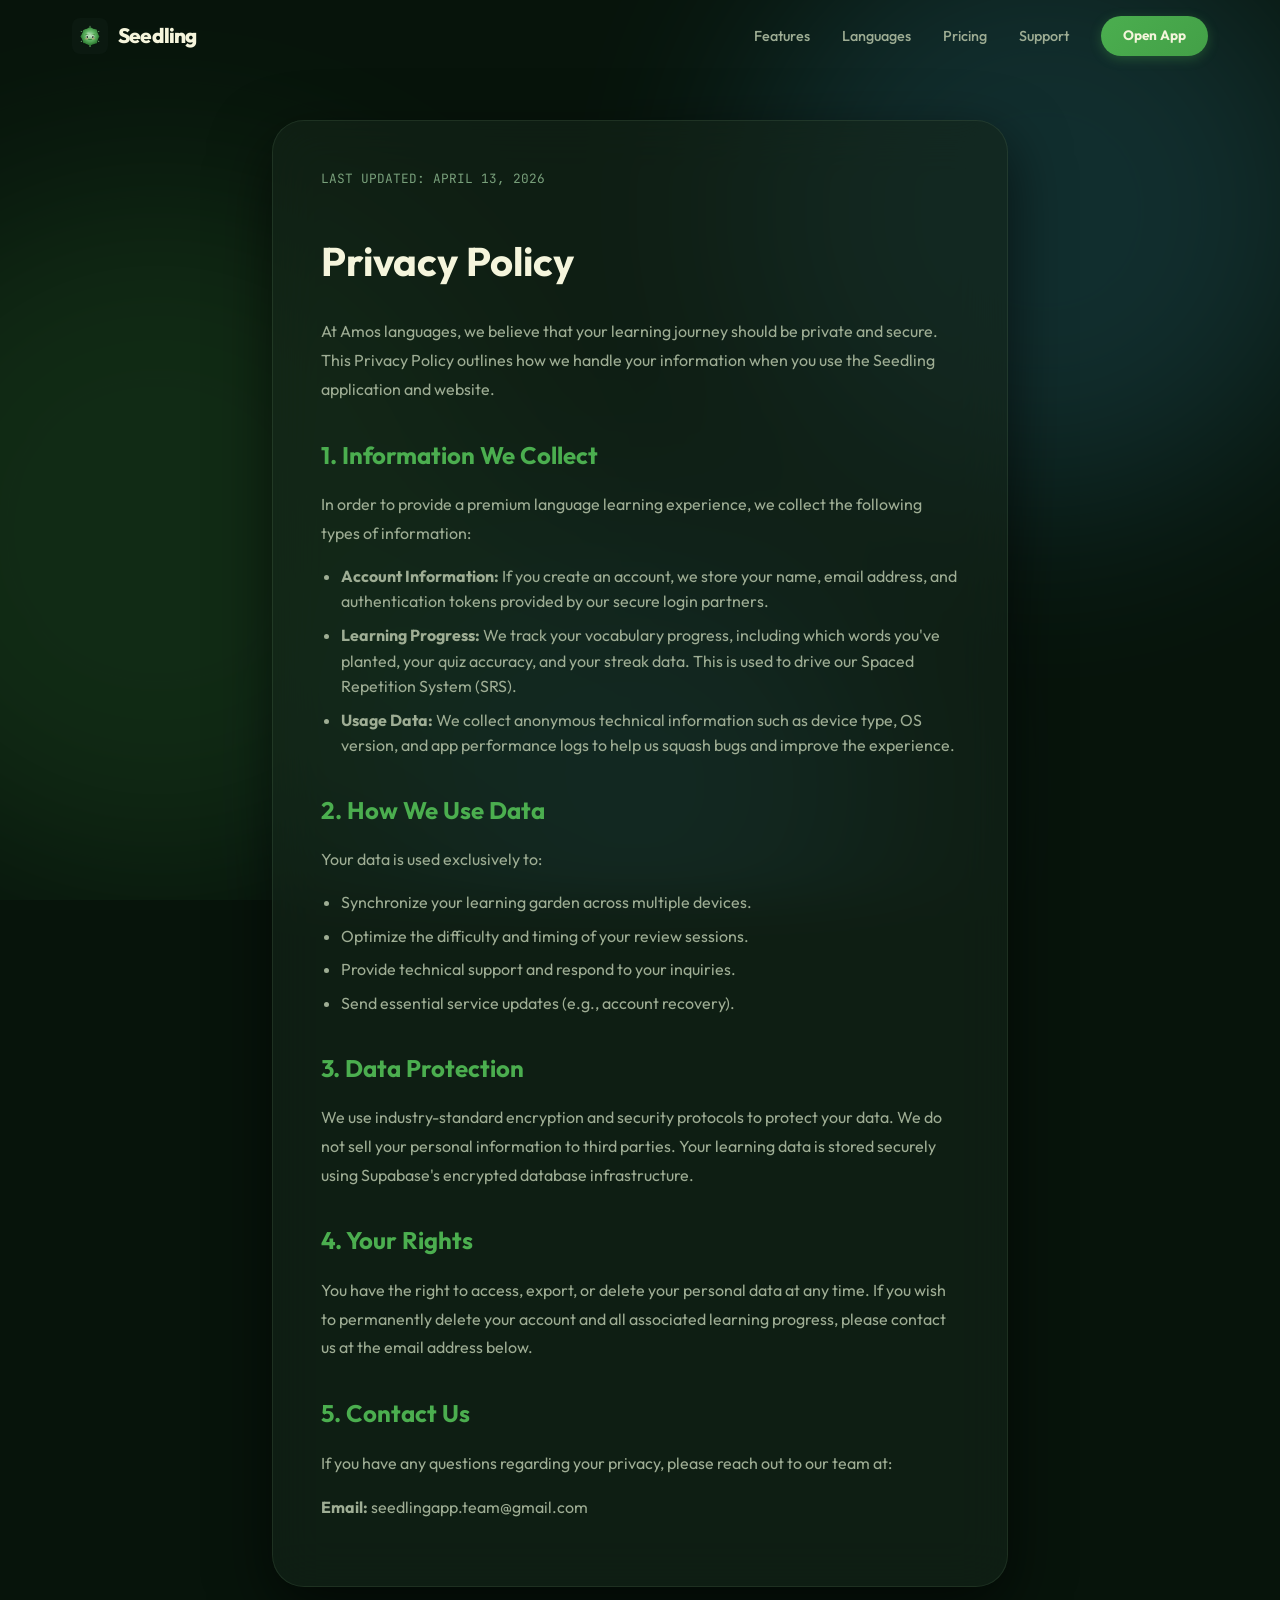
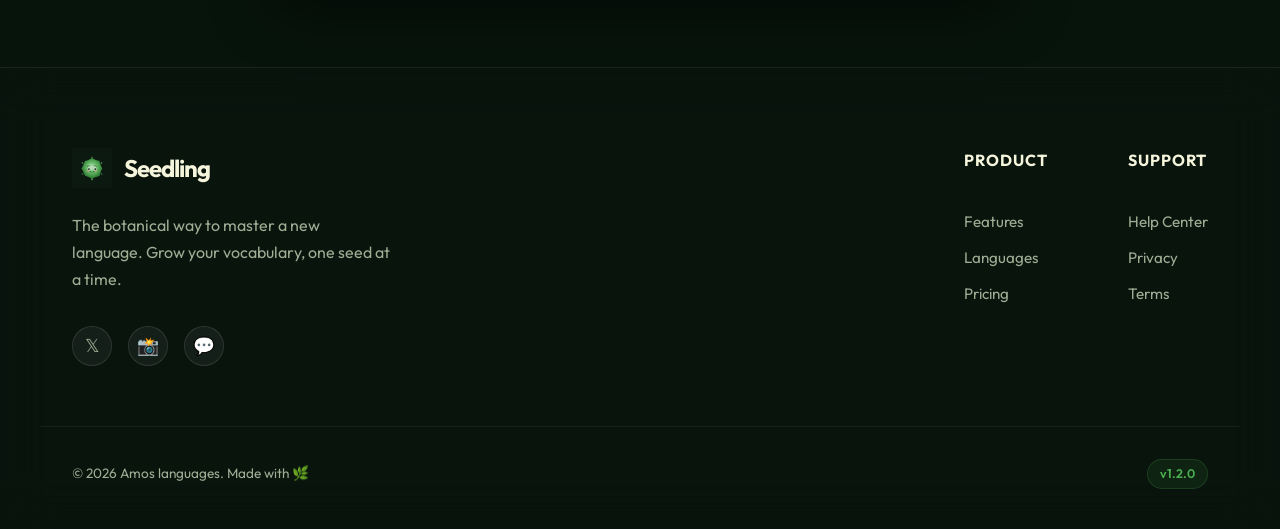
<file: web/privacy.html>
<!DOCTYPE html>
<html lang="en">
<head>
  <meta charset="UTF-8" />
  <meta name="viewport" content="width=device-width, initial-scale=1.0" />
  <title>Seedling — Privacy Policy</title>
  <meta name="description" content="Privacy Policy for Seedling by Amos languages. Learn how we protect your data and privacy." />
  <link rel="preconnect" href="https://fonts.googleapis.com" />
  <link rel="preconnect" href="https://fonts.gstatic.com" crossorigin />
  <link href="https://fonts.googleapis.com/css2?family=Outfit:wght@300;400;500;600;700;800;900&family=JetBrains+Mono:wght@400;700&display=swap" rel="stylesheet" />
  <link rel="stylesheet" href="css/styles.css?v=6" />
  <style>
    .legal-content {
      max-width: 800px;
      margin: 120px auto 80px;
      padding: 0 32px;
    }
    .legal-card {
      background: rgba(20, 38, 26, 0.6);
      border: 1px solid rgba(165,214,167,0.1);
      border-radius: var(--radius-lg);
      padding: 48px;
      backdrop-filter: blur(24px);
      -webkit-backdrop-filter: blur(24px);
      box-shadow: var(--shadow-deep);
    }
    .legal-card h1 {
      font-size: 2.5rem;
      margin-bottom: 24px;
      color: var(--text);
    }
    .legal-card h2 {
      font-size: 1.5rem;
      margin: 32px 0 16px;
      color: var(--green);
    }
    .legal-card p {
      color: var(--text-sec);
      margin-bottom: 16px;
      line-height: 1.8;
    }
    .legal-card ul {
      margin-bottom: 24px;
      padding-left: 20px;
    }
    .legal-card li {
      color: var(--text-sec);
      margin-bottom: 8px;
      list-style-type: disc;
    }
    .last-updated {
      font-family: var(--font-mono);
      font-size: 0.8rem;
      color: var(--morning-dew);
      opacity: 0.7;
      margin-bottom: 40px;
      display: block;
    }
  </style>
</head>
<body>

  <div class="bg-mesh">
    <div class="mesh-orb orb-1"></div>
    <div class="mesh-orb orb-2"></div>
    <div class="mesh-orb orb-3"></div>
  </div>

  <nav class="navbar" id="navbar">
    <div class="nav-inner">
      <a href="index.html" class="nav-logo">
        <img src="assets/app_logo.png" alt="Seedling Logo" class="logo-icon">
        <span class="logo-text">Seedling</span>
      </a>
      <ul class="nav-links" id="navLinks">
        <li><a href="features.html">Features</a></li>
        <li><a href="languages.html">Languages</a></li>
        <li><a href="pricing.html">Pricing</a></li>
        <li><a href="help.html">Support</a></li>
      </ul>
      <div class="nav-actions">
        <a href="pricing.html" class="btn-nav-cta" id="navCta">Open App</a>
        <button class="nav-hamburger" id="hamburger" aria-label="Open menu">
          <span></span><span></span><span></span>
        </button>
      </div>
    </div>
  </nav>

  <main class="legal-content">
    <div class="legal-card reveal visible">
      <span class="last-updated">LAST UPDATED: APRIL 13, 2026</span>
      <h1>Privacy Policy</h1>
      <p>At Amos languages, we believe that your learning journey should be private and secure. This Privacy Policy outlines how we handle your information when you use the Seedling application and website.</p>

      <h2>1. Information We Collect</h2>
      <p>In order to provide a premium language learning experience, we collect the following types of information:</p>
      <ul>
        <li><strong>Account Information:</strong> If you create an account, we store your name, email address, and authentication tokens provided by our secure login partners.</li>
        <li><strong>Learning Progress:</strong> We track your vocabulary progress, including which words you've planted, your quiz accuracy, and your streak data. This is used to drive our Spaced Repetition System (SRS).</li>
        <li><strong>Usage Data:</strong> We collect anonymous technical information such as device type, OS version, and app performance logs to help us squash bugs and improve the experience.</li>
      </ul>

      <h2>2. How We Use Data</h2>
      <p>Your data is used exclusively to:</p>
      <ul>
        <li>Synchronize your learning garden across multiple devices.</li>
        <li>Optimize the difficulty and timing of your review sessions.</li>
        <li>Provide technical support and respond to your inquiries.</li>
        <li>Send essential service updates (e.g., account recovery).</li>
      </ul>

      <h2>3. Data Protection</h2>
      <p>We use industry-standard encryption and security protocols to protect your data. We do not sell your personal information to third parties. Your learning data is stored securely using Supabase's encrypted database infrastructure.</p>

      <h2>4. Your Rights</h2>
      <p>You have the right to access, export, or delete your personal data at any time. If you wish to permanently delete your account and all associated learning progress, please contact us at the email address below.</p>

      <h2>5. Contact Us</h2>
      <p>If you have any questions regarding your privacy, please reach out to our team at:</p>
      <p><strong>Email:</strong> seedlingapp.team@gmail.com</p>
    </div>
  </main>

  <footer class="footer">
    <div class="footer-content">
      <div class="footer-brand">
        <div class="logo">
          <img src="assets/app_logo.png" alt="Seedling Logo">
          <span>Seedling</span>
        </div>
        <p>The botanical way to master a new language. Grow your vocabulary, one seed at a time.</p>
        <div class="footer-socials">
          <a href="#" class="social-link" aria-label="Twitter/X">𝕏</a>
          <a href="#" class="social-link" aria-label="Instagram">📸</a>
          <a href="#" class="social-link" aria-label="Discord">💬</a>
        </div>
      </div>
      <div class="footer-links">
        <div class="link-group">
          <h4>Product</h4>
          <a href="features.html">Features</a>
          <a href="languages.html">Languages</a>
          <a href="pricing.html">Pricing</a>
        </div>
        <div class="link-group">
          <h4>Support</h4>
          <a href="help.html">Help Center</a>
          <a href="privacy.html">Privacy</a>
          <a href="terms.html">Terms</a>
        </div>
      </div>
    </div>
    <div class="footer-bottom">
      <span>© 2026 Amos languages. Made with 🌿</span>
      <span class="footer-version">v1.2.0</span>
    </div>
  </footer>

  <script src="js/main.js"></script>
</body>
</html>
</file>
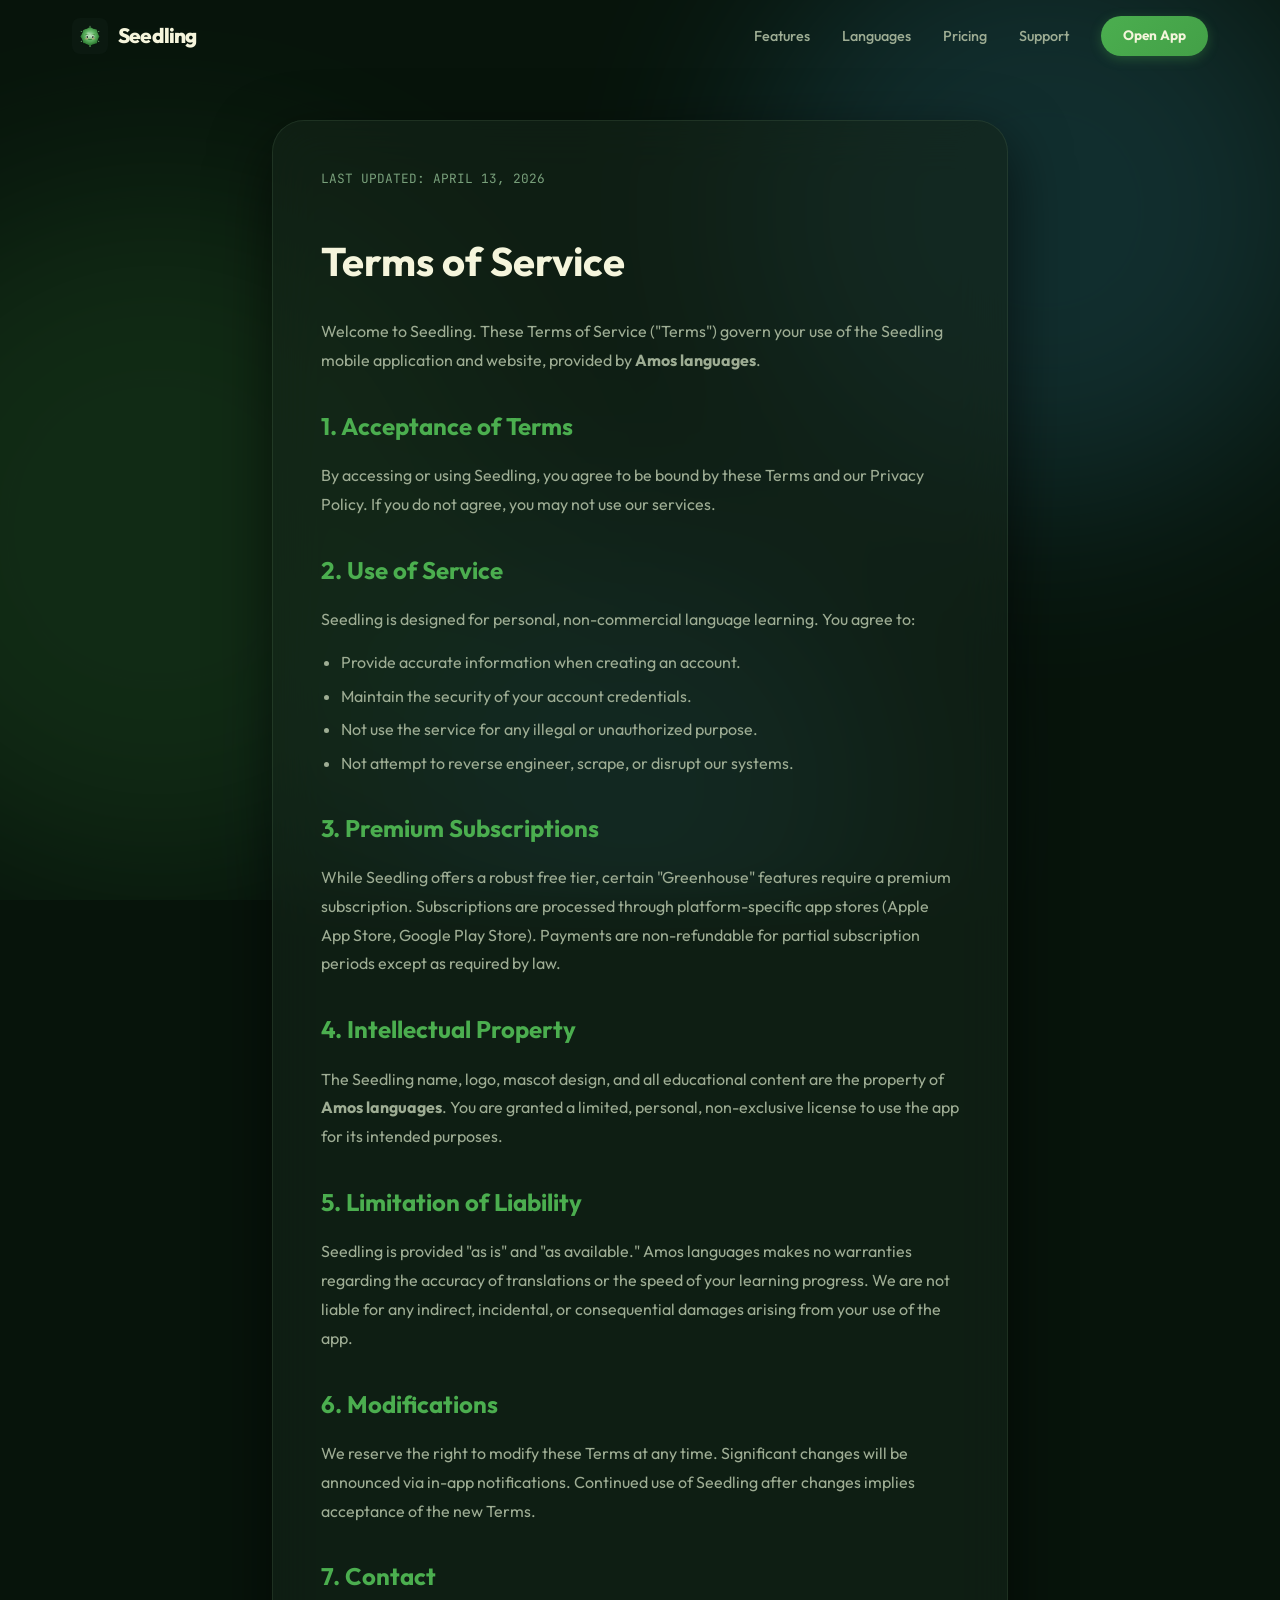
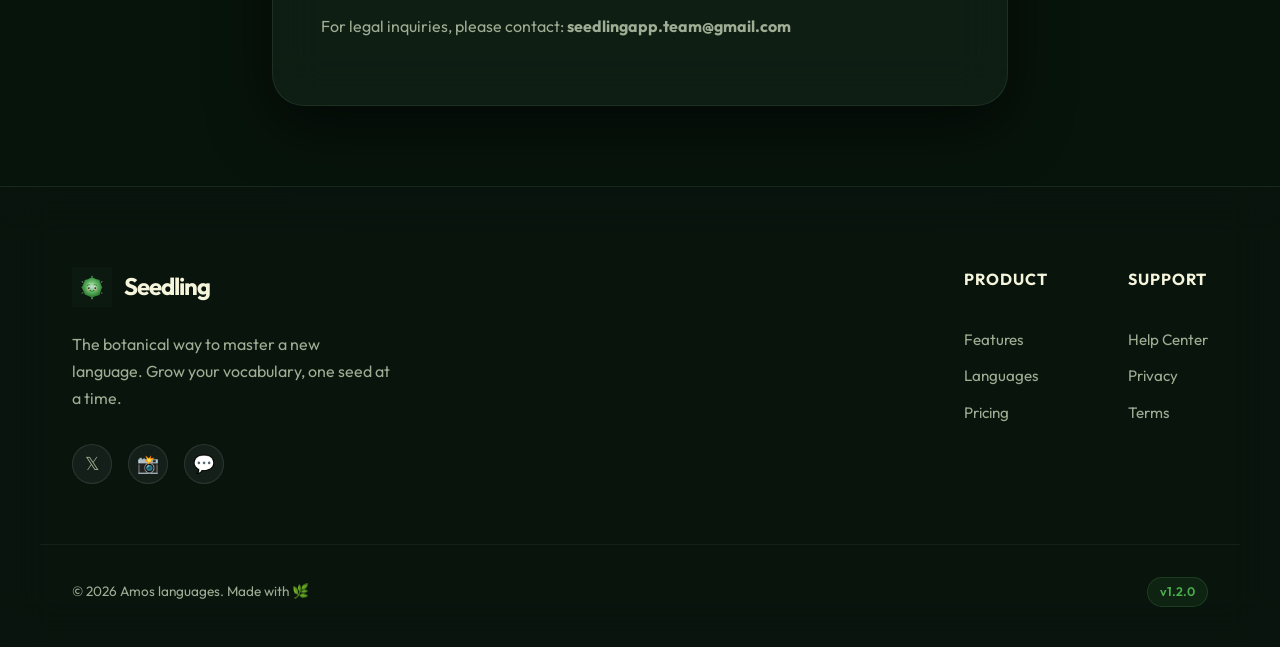
<file: web/terms.html>
<!DOCTYPE html>
<html lang="en">
<head>
  <meta charset="UTF-8" />
  <meta name="viewport" content="width=device-width, initial-scale=1.0" />
  <title>Seedling — Terms of Service</title>
  <meta name="description" content="Terms of Service for Seedling by Amos languages. Usage rules and legal agreement." />
  <link rel="preconnect" href="https://fonts.googleapis.com" />
  <link rel="preconnect" href="https://fonts.gstatic.com" crossorigin />
  <link href="https://fonts.googleapis.com/css2?family=Outfit:wght@300;400;500;600;700;800;900&family=JetBrains+Mono:wght@400;700&display=swap" rel="stylesheet" />
  <link rel="stylesheet" href="css/styles.css?v=6" />
  <style>
    .legal-content {
      max-width: 800px;
      margin: 120px auto 80px;
      padding: 0 32px;
    }
    .legal-card {
      background: rgba(20, 38, 26, 0.6);
      border: 1px solid rgba(165,214,167,0.1);
      border-radius: var(--radius-lg);
      padding: 48px;
      backdrop-filter: blur(24px);
      -webkit-backdrop-filter: blur(24px);
      box-shadow: var(--shadow-deep);
    }
    .legal-card h1 {
      font-size: 2.5rem;
      margin-bottom: 24px;
      color: var(--text);
    }
    .legal-card h2 {
      font-size: 1.5rem;
      margin: 32px 0 16px;
      color: var(--green);
    }
    .logo-icon { 
      width: 36px; height: 36px; 
      object-fit: contain;
      border-radius: 8px; /* App icon standard feel */
    }
    .legal-card p {
      color: var(--text-sec);
      margin-bottom: 16px;
      line-height: 1.8;
    }
    .legal-card ul {
      margin-bottom: 24px;
      padding-left: 20px;
    }
    .legal-card li {
      color: var(--text-sec);
      margin-bottom: 8px;
      list-style-type: disc;
    }
    .last-updated {
      font-family: var(--font-mono);
      font-size: 0.8rem;
      color: var(--morning-dew);
      opacity: 0.7;
      margin-bottom: 40px;
      display: block;
    }
  </style>
</head>
<body>

  <div class="bg-mesh">
    <div class="mesh-orb orb-1"></div>
    <div class="mesh-orb orb-2"></div>
    <div class="mesh-orb orb-3"></div>
  </div>

  <nav class="navbar" id="navbar">
    <div class="nav-inner">
      <a href="index.html" class="nav-logo">
        <img src="assets/app_logo.png" alt="Seedling Logo" class="logo-icon">
        <span class="logo-text">Seedling</span>
      </a>
      <ul class="nav-links" id="navLinks">
        <li><a href="features.html">Features</a></li>
        <li><a href="languages.html">Languages</a></li>
        <li><a href="pricing.html">Pricing</a></li>
        <li><a href="help.html">Support</a></li>
      </ul>
      <div class="nav-actions">
        <a href="pricing.html" class="btn-nav-cta" id="navCta">Open App</a>
        <button class="nav-hamburger" id="hamburger" aria-label="Open menu">
          <span></span><span></span><span></span>
        </button>
      </div>
    </div>
  </nav>

  <main class="legal-content">
    <div class="legal-card reveal visible">
      <span class="last-updated">LAST UPDATED: APRIL 13, 2026</span>
      <h1>Terms of Service</h1>
      <p>Welcome to Seedling. These Terms of Service ("Terms") govern your use of the Seedling mobile application and website, provided by <strong>Amos languages</strong>.</p>

      <h2>1. Acceptance of Terms</h2>
      <p>By accessing or using Seedling, you agree to be bound by these Terms and our Privacy Policy. If you do not agree, you may not use our services.</p>

      <h2>2. Use of Service</h2>
      <p>Seedling is designed for personal, non-commercial language learning. You agree to:</p>
      <ul>
        <li>Provide accurate information when creating an account.</li>
        <li>Maintain the security of your account credentials.</li>
        <li>Not use the service for any illegal or unauthorized purpose.</li>
        <li>Not attempt to reverse engineer, scrape, or disrupt our systems.</li>
      </ul>

      <h2>3. Premium Subscriptions</h2>
      <p>While Seedling offers a robust free tier, certain "Greenhouse" features require a premium subscription. Subscriptions are processed through platform-specific app stores (Apple App Store, Google Play Store). Payments are non-refundable for partial subscription periods except as required by law.</p>

      <h2>4. Intellectual Property</h2>
      <p>The Seedling name, logo, mascot design, and all educational content are the property of <strong>Amos languages</strong>. You are granted a limited, personal, non-exclusive license to use the app for its intended purposes.</p>

      <h2>5. Limitation of Liability</h2>
      <p>Seedling is provided "as is" and "as available." Amos languages makes no warranties regarding the accuracy of translations or the speed of your learning progress. We are not liable for any indirect, incidental, or consequential damages arising from your use of the app.</p>

      <h2>6. Modifications</h2>
      <p>We reserve the right to modify these Terms at any time. Significant changes will be announced via in-app notifications. Continued use of Seedling after changes implies acceptance of the new Terms.</p>

      <h2>7. Contact</h2>
      <p>For legal inquiries, please contact: <strong>seedlingapp.team@gmail.com</strong></p>
    </div>
  </main>

  <footer class="footer">
    <div class="footer-content">
      <div class="footer-brand">
        <div class="logo">
          <img src="assets/app_logo.png" alt="Seedling Logo">
          <span>Seedling</span>
        </div>
        <p>The botanical way to master a new language. Grow your vocabulary, one seed at a time.</p>
        <div class="footer-socials">
          <a href="#" class="social-link" aria-label="Twitter/X">𝕏</a>
          <a href="#" class="social-link" aria-label="Instagram">📸</a>
          <a href="#" class="social-link" aria-label="Discord">💬</a>
        </div>
      </div>
      <div class="footer-links">
        <div class="link-group">
          <h4>Product</h4>
          <a href="features.html">Features</a>
          <a href="languages.html">Languages</a>
          <a href="pricing.html">Pricing</a>
        </div>
        <div class="link-group">
          <h4>Support</h4>
          <a href="help.html">Help Center</a>
          <a href="privacy.html">Privacy</a>
          <a href="terms.html">Terms</a>
        </div>
      </div>
    </div>
    <div class="footer-bottom">
      <span>© 2026 Amos languages. Made with 🌿</span>
      <span class="footer-version">v1.2.0</span>
    </div>
  </footer>

  <script src="js/main.js"></script>
</body>
</html>
</file>
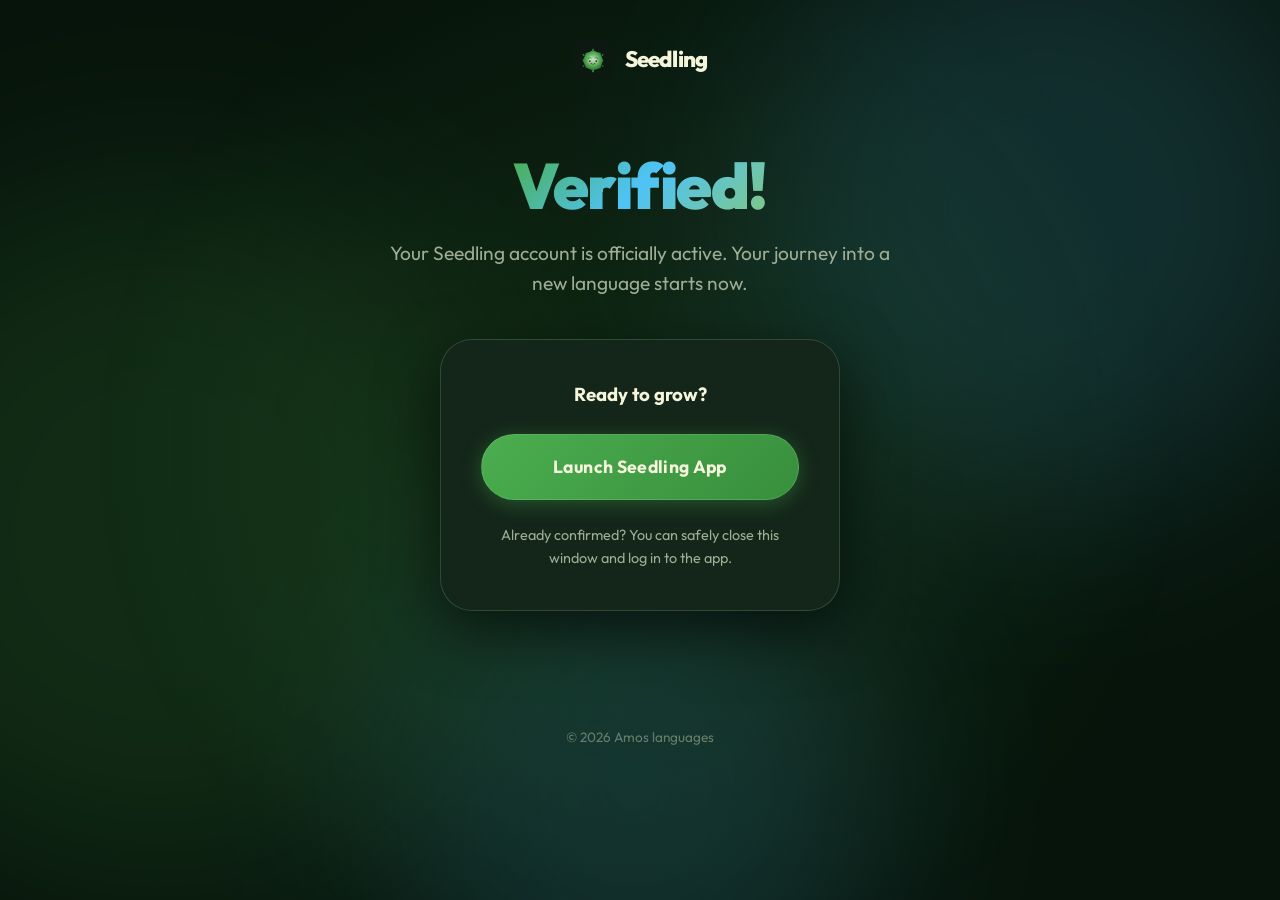
<file: web/welcome.html>
<!DOCTYPE html>
<html lang="en">

<head>
  <meta charset="UTF-8" />
  <meta name="viewport" content="width=device-width, initial-scale=1.0" />
  <title>Welcome to Seedling — Account Verified</title>
  <link rel="preconnect" href="https://fonts.googleapis.com" />
  <link rel="preconnect" href="https://fonts.gstatic.com" crossorigin />
  <link href="https://fonts.googleapis.com/css2?family=Outfit:wght@300;400;500;600;700;800;900&display=swap"
    rel="stylesheet" />
  <link rel="stylesheet" href="css/styles.css?v=8" />

  <script>
    // ⚡️ INSTANT INTERCEPT ⚡️ 
    // This script runs before the page even renders to ensure 
    // password resetters never see the "Verified!" screen.
    (function () {
      const fullURL = window.location.href;
      console.log("Seedling Auth Intercept - URL detected:", fullURL);

      // Explicit detection for recovery flows.
      // We only redirect if it is CERTAINLY a recovery intent.
      const isRecovery = fullURL.includes('type=recovery') ||
        fullURL.includes('recovery_token');

      if (isRecovery) {
        console.log("Seedling Auth Intercept - Recovery flow detected. Redirecting...");
        const params = window.location.hash || window.location.search;
        window.location.replace('reset-password.html' + params);
        return;
      }
      
      // Default behavior: stay on welcome.html for signup, invite, magiclink, etc.
      console.log("Seedling Auth Intercept - Non-recovery flow. Staying on welcome.html");
    })();
  </script>

  <style>
    .welcome-container {
      min-height: 100vh;
      display: flex;
      flex-direction: column;
      align-items: center;
      justify-content: center;
      text-align: center;
      padding: 40px 24px;
      background: radial-gradient(circle at center, rgba(75, 174, 79, 0.15) 0%, transparent 70%);
      position: relative;
      z-index: 1;
    }

    .check-icon {
      font-size: 80px;
      margin-bottom: 24px;
      animation: bouncy 1s cubic-bezier(0.34, 1.56, 0.64, 1);
    }

    @keyframes bouncy {
      0% {
        transform: scale(0);
      }

      60% {
        transform: scale(1.2);
      }

      100% {
        transform: scale(1);
      }
    }

    h1 {
      font-size: clamp(2.5rem, 8vw, 4rem);
      font-weight: 800;
      letter-spacing: -1.5px;
      margin-bottom: 16px;
      line-height: 1.1;
    }

    p {
      color: var(--text-sec);
      font-size: 1.2rem;
      max-width: 500px;
      margin-bottom: 40px;
      line-height: 1.6;
    }

    .action-card {
      background: var(--card-bg);
      border: 1px solid rgba(165, 214, 167, 0.2);
      padding: 40px;
      border-radius: var(--radius-lg);
      box-shadow: var(--shadow-deep);
      backdrop-filter: blur(20px);
      -webkit-backdrop-filter: blur(20px);
      max-width: 400px;
      width: 100%;
      margin-bottom: 24px;
    }

    .brand-logo {
      position: absolute;
      top: 40px;
      display: flex;
      align-items: center;
      gap: 12px;
      color: var(--text);
      font-weight: 800;
      font-size: 1.4rem;
      letter-spacing: -0.8px;
    }

    .brand-logo img {
      width: 40px;
      height: 40px;
      border-radius: 8px;
    }
  </style>
</head>

<body>
  <div class="bg-mesh">
    <div class="mesh-orb orb-1"></div>
    <div class="mesh-orb orb-2"></div>
    <div class="mesh-orb orb-3"></div>
  </div>

  <div class="welcome-container">
    <div class="brand-logo">
      <img src="assets/app_logo.png" alt="Seedling Logo">
      <span>Seedling</span>
    </div>


    <h1 class="gradient-text" style="font-weight: 900;">Verified!</h1>
    <p>Your Seedling account is officially active. Your journey into a new language starts now.</p>

    <div class="action-card">
      <h3 style="margin-bottom: 24px; font-weight: 700; color: var(--text);">Ready to grow?</h3>
      <a id="launchBtn" href="io.seedling.app://callback" class="btn-primary btn-xl"
        style="width: 100%; justify-content: center; text-decoration: none;">
        Launch Seedling App
      </a>
      <p style="font-size: 0.9rem; margin-top: 24px; margin-bottom: 0; color: var(--text-sec);">
        Already confirmed? You can safely close this window and log in to the app.
      </p>
    </div>

    <div class="footer-bottom" style="margin-top: 60px; border: none; background: transparent;">
      <span style="color: var(--text-sec); opacity: 0.6;">© 2026 Amos languages</span>
    </div>
  </div>

  <script>
    // SMART TOKENS: Automatically hand the login 'Golden Ticket' to the app
    document.addEventListener('DOMContentLoaded', async () => {
      const launchBtn = document.getElementById('launchBtn');
      let hash = window.location.hash;

      // If tokens are missing from URL (e.g. after a redirect from Password Reset)
      // check the background session memory.
      if (!hash || !hash.includes('access_token')) {
        if (window.supabaseClient) {
          const { data } = await window.supabaseClient.auth.getSession();
          if (data.session) {
            hash = `#access_token=${data.session.access_token}&refresh_token=${data.session.refresh_token}&type=signup`;
          }
        }
      }

      if (hash && hash.includes('access_token')) {
        // If tokens exist, append them to the app launch pulse
        launchBtn.href = 'io.seedling.app://callback' + hash;
      }

      document.body.style.opacity = '1';
    });
  </script>
</body>

</html>
</file>
<file: web/css/styles.css>
/* ═══════════════════════════════════════════════════════════
   SEEDLING MARKETING — SEEDLING GROWTH SYSTEM
   Brand Colors mirrored from SeedlingColors (Flutter)
═══════════════════════════════════════════════════════════ */

:root {
  --green:        #4BAE4F; /* SeedlingGreen */
  --deep-root:    #07140B;
  --fresh-sprout: #81C784;
  --morning-dew:  #A5D6A7;
  --soil:         #3E2723;
  --sunlight:     #A5D6A7; /* Replaced with Botanical */
  --water:        #4FC3F7;
  --bg:           #07140B; /* Deep Root */
  --card-bg:      #14261A;
  --text:         #F5F5DC;
  --text-sec:     #9EAD94;
  --error:        #E57373; /* Soft Wilt */
  --success:      #66BB6A;
  --warning:      #FFB74D;
  --gold:         #81C784; /* Replaced with Botanical */
  --mist-silver:  #E0E0E0;
  --bronze-leaf:  #CD7F32;
  --hibiscus-red: #FF5252;
  --royal-purple: #7E57C2; /* Rare Orchid */

  --font-main:    'Outfit', sans-serif;
  --font-mono:    'JetBrains Mono', monospace;

  --radius-sm:    12px;
  --radius-md:    24px; /* Premium Seedling Radius */
  --radius-lg:    32px;
  --radius-xl:    48px;
  --radius-full:  9999px;

  --shadow-glow:  0 0 40px rgba(75,174,79,0.18);
  --shadow-card:  0 8px 32px rgba(0,0,0,0.45);
  --shadow-deep:  0 20px 60px rgba(0,0,0,0.6);

  --transition:   0.3s cubic-bezier(0.4,0,0.2,1);
  --easing-bouncy: cubic-bezier(0.34, 1.56, 0.64, 1);
}

/* ─── MESH BACKGROUND ────────────────────────────────────── */
.bg-mesh {
  position: fixed;
  inset: 0;
  z-index: -5;
  overflow: hidden;
  background: var(--bg);
  pointer-events: none;
}
.mesh-orb {
  position: absolute;
  border-radius: 50%;
  filter: blur(100px);
  opacity: 0.15;
  pointer-events: none;
}
.orb-1 {
  width: 600px; height: 600px;
  background: var(--water);
  top: -10%; right: -5%;
  animation: meshMove1 20s infinite alternate var(--easing-bouncy);
}
.orb-2 {
  width: 700px; height: 700px;
  background: var(--green);
  top: 20%; left: -15%;
  animation: meshMove2 28s infinite alternate ease-in-out;
}
.orb-3 {
  width: 500px; height: 500px;
  background: var(--water);
  bottom: -15%; left: 30%;
  animation: meshMove3 35s infinite alternate ease-in-out;
}

@keyframes meshMove1 {
  0% { transform: translate(0, 0) scale(1); opacity: 0.15; }
  100% { transform: translate(-150px, 80px) scale(1.2); opacity: 0.25; }
}
@keyframes meshMove2 {
  0% { transform: translate(0, 0) scale(1); }
  100% { transform: translate(120px, -100px) scale(1.1); }
}
@keyframes meshMove3 {
  0% { transform: translate(0, 0) scale(1.2); }
  100% { transform: translate(-60px, -80px) scale(0.9); }
}

/* ─── RESET ─────────────────────────────────────────────── */
*, *::before, *::after { box-sizing: border-box; margin: 0; padding: 0; }
html { scroll-behavior: smooth; font-size: 16px; }
body {
  background: var(--bg);
  color: var(--text);
  font-family: var(--font-main);
  line-height: 1.6;
  overflow-x: hidden;
  -webkit-font-smoothing: antialiased;
}
a { text-decoration: none; color: inherit; }
img { max-width: 100%; display: block; }
ul { list-style: none; }
button { font-family: var(--font-main); cursor: pointer; border: none; background: none; }

/* ─── SCROLLBAR ──────────────────────────────────────────── */
::-webkit-scrollbar { width: 6px; }
::-webkit-scrollbar-track { background: var(--deep-root); }
::-webkit-scrollbar-thumb { background: var(--green); border-radius: 3px; }

/* ─── REVEAL ANIMATION ───────────────────────────────────── */
.reveal {
  opacity: 0;
  transform: translateY(32px);
  transition: opacity 0.7s ease, transform 0.7s ease;
}
.reveal.visible {
  opacity: 1;
  transform: translateY(0);
}

/* ─── GRADIENT TEXT ──────────────────────────────────────── */
.gradient-text {
  background: linear-gradient(135deg, var(--green) 0%, var(--water) 50%, var(--fresh-sprout) 100%);
  -webkit-background-clip: text;
  -webkit-text-fill-color: transparent;
  background-clip: text;
}

/* ─── BUTTONS ────────────────────────────────────────────── */
.btn-primary {
  display: inline-flex;
  align-items: center;
  gap: 8px;
  padding: 14px 28px;
  background: linear-gradient(135deg, var(--green), #388E3C);
  color: var(--text);
  border-radius: var(--radius-full);
  font-weight: 700;
  font-size: 0.95rem;
  letter-spacing: 0.02em;
  box-shadow: 0 4px 20px rgba(75,174,79,0.35);
  transition: var(--easing-bouncy) 0.4s;
  border: 1px solid rgba(129,199,132,0.3);
  white-space: nowrap;
}
.btn-primary:hover {
  transform: translateY(-4px) scale(1.02);
  box-shadow: 0 12px 40px rgba(75,174,79,0.5);
  background: linear-gradient(135deg, #56C45A, #43A047);
}
.btn-xl { padding: 18px 36px; font-size: 1.1rem; }

.btn-secondary {
  display: inline-flex;
  align-items: center;
  gap: 8px;
  padding: 14px 28px;
  background: rgba(255,255,255,0.05);
  color: var(--morning-dew);
  border-radius: var(--radius-full);
  font-weight: 600;
  font-size: 0.95rem;
  border: 1px solid rgba(165,214,167,0.25);
  transition: var(--easing-bouncy) 0.4s;
  backdrop-filter: blur(8px);
}
.btn-secondary:hover {
  background: rgba(255,255,255,0.1);
  border-color: rgba(165,214,167,0.5);
  transform: translateY(-4px) scale(1.02);
}

/* ─── SECTION LAYOUT ─────────────────────────────────────── */
.section-header {
  text-align: center;
  max-width: 620px;
  margin: 0 auto 64px;
  padding: 0 24px;
}
.section-tag {
  display: inline-block;
  padding: 6px 16px;
  background: rgba(75,174,79,0.12);
  color: var(--green);
  border: 1px solid rgba(75,174,79,0.3);
  border-radius: var(--radius-full);
  font-size: 0.78rem;
  font-weight: 700;
  letter-spacing: 0.1em;
  text-transform: uppercase;
  margin-bottom: 20px;
}
.section-header h2 {
  font-size: clamp(2.2rem, 5vw, 3.2rem);
  font-weight: 800;
  letter-spacing: -1.2px; /* App Display Parity */
  line-height: 1.1;
  margin-bottom: 16px;
}
.section-header h2 em {
  font-style: italic;
  color: var(--green);
}
.section-header p {
  color: var(--text-sec);
  font-size: 1.05rem;
  line-height: 1.7;
}

/* ═══════════════════════════════════════════════════════════
   NAVBAR
═══════════════════════════════════════════════════════════ */
.navbar {
  position: fixed;
  top: 0; left: 0; right: 0;
  z-index: 1000;
  padding: 16px 0;
  transition: background 0.4s, backdrop-filter 0.4s, padding 0.3s;
}
.navbar.scrolled {
  background: rgba(11,25,16,0.85);
  backdrop-filter: blur(20px);
  -webkit-backdrop-filter: blur(20px);
  border-bottom: 1px solid rgba(75,174,79,0.15);
  padding: 12px 0;
}
.nav-inner {
  max-width: 1200px;
  margin: 0 auto;
  padding: 0 32px;
  display: flex;
  align-items: center;
  gap: 32px;
}
.nav-logo {
  display: flex;
  align-items: center;
  gap: 10px;
}
.logo-icon { 
  width: 36px; height: 36px; 
  object-fit: contain;
  border-radius: 8px; /* High-fidelity app icon shape */
}
.logo-text {
  font-size: 1.3rem;
  font-weight: 800;
  letter-spacing: -0.8px;
  color: var(--text);
}
.nav-links {
  display: flex;
  gap: 32px;
  margin-left: auto;
}
.nav-links a {
  color: var(--text-sec);
  font-size: 0.9rem;
  font-weight: 500;
  transition: color 0.2s;
  position: relative;
}
.nav-links a::after {
  content: '';
  position: absolute;
  bottom: -2px; left: 0; right: 0;
  height: 1px;
  background: var(--green);
  transform: scaleX(0);
  transition: transform 0.2s;
}
.nav-links a:hover { color: var(--text); }
.nav-links a:hover::after { transform: scaleX(1); }
.nav-actions { display: flex; align-items: center; gap: 12px; }
.btn-nav-cta {
  padding: 9px 22px;
  background: linear-gradient(135deg, var(--green), #43A047);
  color: var(--text);
  border-radius: var(--radius-full);
  font-size: 0.85rem;
  font-weight: 700;
  transition: var(--transition);
  box-shadow: 0 3px 12px rgba(75,174,79,0.3);
}
.btn-nav-cta:hover { transform: translateY(-1px); box-shadow: 0 6px 20px rgba(75,174,79,0.45); }
.nav-hamburger {
  display: none;
  flex-direction: column;
  gap: 5px;
  padding: 4px;
}
.nav-hamburger span {
  display: block;
  width: 22px; height: 2px;
  background: var(--text);
  border-radius: 2px;
  transition: var(--transition);
}

/* ═══════════════════════════════════════════════════════════
   HERO
═══════════════════════════════════════════════════════════ */
.hero {
  min-height: 100vh;
  display: grid;
  grid-template-columns: 1fr 1fr;
  align-items: center;
  padding: 120px 0 80px;
  position: relative;
  overflow: hidden;
  max-width: 1200px;
  margin: 0 auto;
  gap: 48px;
}
/* Removed static photo background to fully reveal the animated app mesh */
.hero-canvas {
  position: absolute;
  inset: 0;
  width: 100%; height: 100%;
  pointer-events: none;
  z-index: 0;
}
.hero-content {
  padding: 0 32px 0 32px;
  z-index: 1;
}
.hero-badge {
  display: inline-flex;
  align-items: center;
  gap: 8px;
  padding: 8px 18px;
  background: rgba(75,174,79,0.1);
  border: 1px solid rgba(75,174,79,0.25);
  border-radius: var(--radius-full);
  color: var(--morning-dew);
  font-size: 0.82rem;
  font-weight: 600;
  margin-bottom: 28px;
  letter-spacing: 0.02em;
}
.badge-dot {
  width: 7px; height: 7px;
  background: var(--green);
  border-radius: 50%;
  animation: badgePulse 2s ease-in-out infinite;
}
@keyframes badgePulse {
  0%,100% { box-shadow: 0 0 0 0 rgba(75,174,79,0.6); }
  50% { box-shadow: 0 0 0 5px rgba(75,174,79,0); }
}
.hero-title {
  font-family: var(--font-main);
  font-size: clamp(3rem, 6vw, 4.8rem);
  line-height: 1.05;
  font-weight: 800;
  margin-bottom: 24px;
  letter-spacing: -1.2px; /* App Display Parity */
}
.hero-subtitle {
  color: var(--text-sec);
  font-size: 1.1rem;
  line-height: 1.8;
  margin-bottom: 40px;
  max-width: 480px;
}
.hero-actions {
  display: flex;
  gap: 16px;
  flex-wrap: wrap;
  margin-bottom: 48px;
}
.hero-stats {
  display: flex;
  align-items: center;
  gap: 24px;
  flex-wrap: wrap;
}
.stat-pill { text-align: center; }
.stat-num {
  display: block;
  font-size: 1.6rem;
  font-weight: 800;
  color: var(--text);
  letter-spacing: -0.6px;
}
.stat-label {
  font-size: 0.75rem;
  color: var(--text-sec);
  text-transform: uppercase;
  font-weight: 600;
  letter-spacing: 0.08em;
}
.stat-divider {
  width: 1px; height: 36px;
  background: rgba(165,214,167,0.15);
}
.hero-visual {
  display: flex;
  justify-content: center;
  align-items: center;
  padding: 0 32px;
  z-index: 1;
}
.mascot-container {
  position: relative;
  width: 420px;
  max-width: 100%;
}
.mascot-glow {
  position: absolute;
  top: 50%; left: 50%;
  transform: translate(-50%,-50%);
  width: 340px; height: 340px;
  background: radial-gradient(circle, rgba(75,174,79,0.22) 0%, rgba(75,174,79,0) 70%);
  border-radius: 50%;
  animation: glowPulse 3s ease-in-out infinite;
  pointer-events: none;
}
@keyframes glowPulse {
  0%,100% { transform: translate(-50%,-50%) scale(1); opacity: 0.7; }
  50% { transform: translate(-50%,-50%) scale(1.1); opacity: 1; }
}
.mascot-img {
  width: 100%;
  filter: drop-shadow(0 20px 60px rgba(75,174,79,0.4));
  animation: mascotFloat 6s ease-in-out infinite;
}
@keyframes mascotFloat {
  0%,100% { transform: translateY(0); }
  50% { transform: translateY(-16px); }
}
.mascot-orbit {
  position: absolute;
  inset: 0;
  pointer-events: none;
}
.orbit-badge {
  position: absolute;
  background: rgba(20,38,26,0.9);
  border: 1px solid rgba(75,174,79,0.3);
  backdrop-filter: blur(12px);
  border-radius: var(--radius-full);
  padding: 8px 16px;
  font-size: 0.82rem;
  font-weight: 600;
  color: var(--morning-dew);
  white-space: nowrap;
}

@keyframes orbitFloat {
  0%,100% { transform: translateY(0); }
  50% { transform: translateY(-8px); }
}
.hero-scroll-hint {
  position: absolute;
  bottom: 32px; left: 50%;
  transform: translateX(-50%);
  display: flex;
  flex-direction: column;
  align-items: center;
  gap: 8px;
  color: var(--text-sec);
  font-size: 0.75rem;
  z-index: 2;
  animation: fadeInUp 1s 1.5s both;
}
@keyframes fadeInUp { from { opacity:0; transform:translateX(-50%) translateY(10px); } to { opacity:1; transform:translateX(-50%) translateY(0); } }
.scroll-arrow {
  width: 20px; height: 20px;
  border-right: 2px solid var(--text-sec);
  border-bottom: 2px solid var(--text-sec);
  transform: rotate(45deg);
  animation: scrollBounce 1.5s ease-in-out infinite;
}
@keyframes scrollBounce { 0%,100%{transform:rotate(45deg) translateY(0)} 50%{transform:rotate(45deg) translateY(4px)} }

/* ═══════════════════════════════════════════════════════════
   TRUST BAR
═══════════════════════════════════════════════════════════ */
.trust-bar {
  border-top: 1px solid rgba(165,214,167,0.08);
  border-bottom: 1px solid rgba(165,214,167,0.08);
  background: rgba(20,38,26,0.5);
  backdrop-filter: blur(10px);
  padding: 16px 0;
}
.trust-inner {
  max-width: 1200px;
  margin: 0 auto;
  padding: 0 32px;
  display: flex;
  align-items: center;
  gap: 32px;
  flex-wrap: wrap;
}
.trust-label {
  font-size: 0.78rem;
  color: var(--text-sec);
  text-transform: uppercase;
  letter-spacing: 0.1em;
  white-space: nowrap;
}
.trust-platforms { display: flex; gap: 12px; flex-wrap: wrap; }
.platform-badge {
  display: flex;
  align-items: center;
  gap: 6px;
  padding: 6px 14px;
  background: rgba(75,174,79,0.08);
  border: 1px solid rgba(75,174,79,0.2);
  border-radius: var(--radius-full);
  font-size: 0.82rem;
  color: var(--morning-dew);
  font-weight: 500;
}

/* ═══════════════════════════════════════════════════════════
   FEATURES
═══════════════════════════════════════════════════════════ */
.features {
  padding: 120px 32px;
  max-width: 1200px;
  margin: 0 auto;
}
.features-grid {
  display: grid;
  grid-template-columns: repeat(2, 1fr);
  gap: 24px;
}


.feature-card {
  background: rgba(20, 38, 26, 0.6);
  border: 1px solid rgba(165,214,167,0.1);
  border-radius: var(--radius-lg);
  padding: 32px;
  transition: var(--transition);
  position: relative;
  overflow: hidden;
  backdrop-filter: blur(24px);
  -webkit-backdrop-filter: blur(24px);
}
.feature-card::before {
  content: '';
  position: absolute;
  top: -80px; right: -80px;
  width: 200px; height: 200px;
  background: radial-gradient(circle, rgba(75,174,79,0.06) 0%, transparent 70%);
  pointer-events: none;
}
.feature-card:hover {
  border-color: rgba(75,174,79,0.3);
  transform: translateY(-4px);
  box-shadow: var(--shadow-glow), var(--shadow-card);
}
.feature-icon-wrap {
  width: 56px; height: 56px;
  background: rgba(255,255,255,0.04);
  border: 1px solid rgba(255,255,255,0.08);
  border-radius: var(--radius-md);
  display: flex; align-items: center; justify-content: center;
  margin-bottom: 20px;
  color: var(--icon-color, var(--green));
}
.feature-card h3 {
  font-size: 1.15rem;
  font-weight: 700;
  margin-bottom: 12px;
  color: var(--text);
}
.feature-card p {
  color: var(--text-sec);
  font-size: 0.92rem;
  line-height: 1.7;
}

/* SRS Visual */
.feature-visual { margin-top: 24px; }
.srs-bar-group {
  display: flex;
  align-items: center;
  gap: 12px;
  margin-bottom: 10px;
}
.srs-label { font-size: 0.78rem; color: var(--text-sec); width: 72px; flex-shrink: 0; }
.srs-track {
  flex: 1; height: 8px;
  background: rgba(255,255,255,0.06);
  border-radius: 4px;
  overflow: hidden;
}
.srs-fill {
  height: 100%;
  background: var(--c, var(--green));
  border-radius: 4px;
  animation: fillGrow 1.5s ease-out both;
}
@keyframes fillGrow { from { width: 0 !important; } }

/* Quiz Pills */
.quiz-type-pills { display: flex; gap: 8px; flex-wrap: wrap; margin-top: 20px; }
.qt-pill {
  padding: 6px 14px;
  background: rgba(75,174,79,0.1);
  border: 1px solid rgba(75,174,79,0.2);
  border-radius: var(--radius-full);
  font-size: 0.78rem;
  color: var(--morning-dew);
  font-weight: 500;
}

/* Leaderboard */
.leaderboard-preview { margin-top: 24px; }
.lb-row {
  display: flex;
  align-items: center;
  gap: 12px;
  padding: 10px 14px;
  border-radius: var(--radius-md);
  margin-bottom: 6px;
  background: rgba(255,255,255,0.03);
}
.lb-row.lb-you {
  background: rgba(75,174,79,0.12);
  border: 1px solid rgba(75,174,79,0.25);
}
.lb-rank { font-size: 1rem; }
.lb-name { flex: 1; font-size: 0.88rem; font-weight: 600; }
.lb-score { font-size: 0.88rem; color: var(--sunlight); font-weight: 700; }

/* ═══════════════════════════════════════════════════════════
   HOW IT WORKS
═══════════════════════════════════════════════════════════ */
.how-it-works {
  padding: 120px 32px;
  background: linear-gradient(180deg, transparent, rgba(7,20,11,0.6), transparent);
}
.steps-container {
  max-width: 900px;
  margin: 0 auto;
  display: flex;
  flex-direction: column;
  gap: 0;
}
.step {
  display: grid;
  grid-template-columns: 80px 4px 1fr;
  gap: 0 32px;
  position: relative;
}
.step-num {
  font-size: 3rem;
  font-weight: 900;
  color: rgba(75,174,79,0.15);
  line-height: 1;
  padding-top: 4px;
  font-family: var(--font-serif);
  text-align: right;
}
.step-line {
  width: 4px;
  background: linear-gradient(to bottom, rgba(75,174,79,0.6), rgba(75,174,79,0.1));
  border-radius: 2px;
  position: relative;
}
.step-line::before {
  content: '';
  position: absolute;
  top: 8px; left: 50%;
  transform: translateX(-50%);
  width: 14px; height: 14px;
  background: var(--green);
  border-radius: 50%;
  box-shadow: 0 0 16px rgba(75,174,79,0.6);
}
.step-content {
  padding: 4px 0 60px;
}
.step:last-child .step-content { padding-bottom: 0; }
.step:last-child .step-line { background: linear-gradient(to bottom, rgba(75,174,79,0.6), transparent); }
.step-icon { font-size: 2rem; margin-bottom: 12px; }
.step-content h3 {
  font-size: 1.2rem;
  font-weight: 700;
  margin-bottom: 10px;
}
.step-content p { color: var(--text-sec); font-size: 0.95rem; line-height: 1.75; }

/* ═══════════════════════════════════════════════════════════
   DEMO SECTION
═══════════════════════════════════════════════════════════ */
.demo-section {
  padding: 120px 32px;
  background: radial-gradient(ellipse 80% 60% at 50% 50%, rgba(75,174,79,0.05) 0%, transparent 70%);
}
.demo-wrapper {
  max-width: 560px;
  margin: 0 auto;
}
.demo-card {
  background: var(--card-bg);
  border: 1px solid rgba(165,214,167,0.15);
  border-radius: var(--radius-xl);
  overflow: hidden;
  box-shadow: var(--shadow-deep), var(--shadow-glow);
  position: relative;
}
.demo-card::before {
  content: '';
  position: absolute;
  top: 0; left: 0; right: 0;
  height: 3px;
  background: linear-gradient(90deg, var(--green), var(--water), var(--fresh-sprout));
}
.demo-inner { padding: 36px; }
.demo-label {
  text-align: center;
  font-size: 0.8rem;
  text-transform: uppercase;
  letter-spacing: 0.1em;
  color: var(--text-sec);
  margin-bottom: 12px;
}
.demo-word {
  text-align: center;
  font-family: var(--font-serif);
  font-size: 3rem;
  font-weight: 700;
  color: var(--text);
  margin-bottom: 4px;
  letter-spacing: -0.02em;
}
.demo-lang {
  text-align: center;
  font-size: 0.82rem;
  color: var(--text-sec);
  margin-bottom: 20px;
}
.demo-canvas {
  display: block;
  width: 100%;
  height: 180px;
  border-radius: var(--radius-md);
  margin-bottom: 20px;
}
.demo-options {
  display: grid;
  grid-template-columns: 1fr 1fr;
  gap: 10px;
}
.demo-opt {
  padding: 14px;
  background: rgba(255,255,255,0.04);
  border: 1.5px solid rgba(165,214,167,0.18);
  border-radius: var(--radius-md);
  color: var(--text);
  font-size: 0.95rem;
  font-weight: 500;
  cursor: pointer;
  transition: var(--transition);
  text-align: center;
}
.demo-opt:hover:not(:disabled) {
  background: rgba(75,174,79,0.1);
  border-color: rgba(75,174,79,0.5);
  transform: scale(1.02);
}
.demo-opt.correct { background: rgba(102,187,106,0.2); border-color: var(--success); color: var(--success); }
.demo-opt.wrong { background: rgba(229,115,115,0.15); border-color: var(--error); color: var(--error); }
.demo-opt:disabled { cursor: default; }
.demo-feedback {
  text-align: center;
  margin-top: 16px;
  font-weight: 600;
  font-size: 1rem;
  min-height: 28px;
}
.demo-next { text-align: center; margin-top: 20px; }

/* ═══════════════════════════════════════════════════════════
   LANGUAGES
═══════════════════════════════════════════════════════════ */
.languages-section { padding: 120px 32px; }
.lang-showcase {
  max-width: 800px;
  margin: 0 auto 40px;
  text-align: center;
}
.lang-center-word {
  font-family: var(--font-serif);
  font-size: clamp(4rem, 10vw, 7rem);
  font-weight: 700;
  line-height: 1;
  margin-bottom: 32px;
  background: linear-gradient(135deg, var(--morning-dew), var(--green), var(--water));
  -webkit-background-clip: text;
  -webkit-text-fill-color: transparent;
  background-clip: text;
  transition: all 0.4s ease;
  min-height: 120px;
  display: flex;
  align-items: center;
  justify-content: center;
}
.lang-cards-track {
  display: flex;
  justify-content: center;
  gap: 12px;
  flex-wrap: wrap;
}
.lang-translation-card {
  background: var(--card-bg);
  border: 1px solid rgba(165,214,167,0.12);
  border-radius: var(--radius-md);
  padding: 12px 20px;
  font-size: 0.88rem;
  color: var(--text-sec);
  transition: var(--transition);
}
.lang-translation-card.active {
  border-color: var(--green);
  background: rgba(75,174,79,0.1);
  color: var(--morning-dew);
}
.lang-list {
  display: flex;
  justify-content: center;
  gap: 10px;
  flex-wrap: wrap;
  max-width: 900px;
  margin: 0 auto;
}
.lang-chip {
  padding: 8px 18px;
  background: rgba(255,255,255,0.04);
  border: 1px solid rgba(165,214,167,0.12);
  border-radius: var(--radius-full);
  font-size: 0.85rem;
  color: var(--text-sec);
  cursor: pointer;
  transition: var(--transition);
}
.lang-chip:hover, .lang-chip.active {
  background: rgba(75,174,79,0.12);
  border-color: rgba(75,174,79,0.35);
  color: var(--morning-dew);
}
.chip-flag {
  display: inline-block;
  vertical-align: middle;
  margin-right: 5px;
  border-radius: 2px;
  flex-shrink: 0;
}

/* ═══════════════════════════════════════════════════════════
   APP PREVIEW
═══════════════════════════════════════════════════════════ */
.preview-section { padding: 120px 0; }
.preview-inner {
  max-width: 1200px;
  margin: 0 auto;
  padding: 0 32px;
  display: grid;
  grid-template-columns: 1fr 1fr;
  gap: 80px;
  align-items: center;
}
.preview-text .section-tag { margin-bottom: 16px; }
.preview-text h2 {
  font-family: var(--font-serif);
  font-size: clamp(2rem, 3.5vw, 2.8rem);
  font-weight: 700;
  margin-bottom: 20px;
  line-height: 1.2;
}
.preview-text p {
  color: var(--text-sec);
  font-size: 1rem;
  line-height: 1.8;
  margin-bottom: 28px;
}
.preview-bullets {
  list-style: none;
  margin-bottom: 36px;
  display: flex;
  flex-direction: column;
  gap: 12px;
}
.preview-bullets li {
  display: flex;
  align-items: center;
  gap: 10px;
  color: var(--text-sec);
  font-size: 0.95rem;
}
.preview-phone {
  display: flex;
  justify-content: center;
  position: relative;
}
.phone-frame {
  width: 280px;
  border-radius: 36px;
  overflow: hidden;
  border: 2px solid rgba(165,214,167,0.15);
  box-shadow: 0 30px 80px rgba(0,0,0,0.5), 0 0 60px rgba(75,174,79,0.15);
  position: relative;
  z-index: 1;
  animation: phoneFloat 6s ease-in-out infinite 0.5s;
}
@keyframes phoneFloat {
  0%,100% { transform: translateY(0) rotate(-2deg); }
  50% { transform: translateY(-14px) rotate(-2deg); }
}
.phone-frame img { width: 100%; }
.phone-glow {
  position: absolute;
  top: 50%; left: 50%;
  transform: translate(-50%,-50%);
  width: 320px; height: 320px;
  background: radial-gradient(circle, rgba(75,174,79,0.18) 0%, transparent 70%);
  border-radius: 50%;
  pointer-events: none;
}

/* ═══════════════════════════════════════════════════════════
   SOCIAL PROOF
═══════════════════════════════════════════════════════════ */
.social-proof {
  padding: 120px 32px;
  background: linear-gradient(180deg, transparent, rgba(7,20,11,0.8), transparent);
}
/* Purged Community Stats Grid */

.testimonials {
  display: grid;
  grid-template-columns: repeat(3,1fr);
  gap: 20px;
  max-width: 1100px;
  margin: 0 auto;
}
.testimonial {
  background: var(--card-bg);
  border: 1px solid rgba(165,214,167,0.1);
  border-radius: var(--radius-lg);
  padding: 28px;
  position: relative;
  transition: var(--transition);
}
.testimonial::before {
  content: '"';
  position: absolute;
  top: 12px; left: 24px;
  font-size: 4rem;
  color: rgba(75,174,79,0.12);
  font-family: var(--font-serif);
  line-height: 1;
}
.testimonial:hover { border-color: rgba(75,174,79,0.25); transform: translateY(-3px); }
.test-quote {
  color: var(--text-sec);
  font-size: 0.92rem;
  line-height: 1.75;
  margin-bottom: 16px;
  font-style: italic;
}
.test-author { font-size: 0.82rem; font-weight: 600; color: var(--green); }

/* ═══════════════════════════════════════════════════════════
   PRICING
═══════════════════════════════════════════════════════════ */
.pricing-section { padding: 120px 32px; }
.pricing-grid {
  display: grid;
  grid-template-columns: repeat(3,1fr);
  gap: 24px;
  max-width: 1100px;
  margin: 0 auto;
  align-items: start;
}
.pricing-card {
  background: var(--card-bg);
  border: 1px solid rgba(165,214,167,0.1);
  border-radius: var(--radius-xl);
  padding: 36px 32px;
  position: relative;
  transition: var(--transition);
}
.pricing-card:hover { transform: translateY(-6px); box-shadow: var(--shadow-deep); }
.pricing-featured {
  border-color: rgba(255,213,79,0.3);
  background: linear-gradient(160deg, rgba(20,38,26,1) 0%, rgba(27,51,22,1) 100%);
  transform: scale(1.04);
  box-shadow: 0 0 0 1px rgba(255,213,79,0.25), var(--shadow-deep);
}
.pricing-featured:hover { transform: scale(1.04) translateY(-6px); }
.plan-badge {
  position: absolute;
  top: -14px; left: 50%;
  transform: translateX(-50%);
  background: linear-gradient(135deg, var(--water), var(--fresh-sprout));
  color: #07140B;
  padding: 5px 18px;
  border-radius: var(--radius-full);
  font-size: 0.75rem;
  font-weight: 800;
  letter-spacing: 0.05em;
  text-transform: uppercase;
  white-space: nowrap;
}
.plan-icon { font-size: 2.5rem; margin-bottom: 12px; }
.plan-name { font-size: 1.3rem; font-weight: 800; margin-bottom: 16px; }
.plan-price { display: flex; align-items: baseline; gap: 6px; margin-bottom: 28px; }
.price-val { font-size: 2.6rem; font-weight: 900; letter-spacing: -0.03em; }
.price-period { font-size: 0.9rem; color: var(--text-sec); }
.plan-features { display: flex; flex-direction: column; gap: 12px; margin-bottom: 32px; }
.plan-features li {
  display: flex;
  align-items: center;
  gap: 10px;
  font-size: 0.9rem;
  color: var(--text);
}
.plan-feat-off { opacity: 0.4; }
.plan-cta {
  display: block;
  text-align: center;
  padding: 14px;
  border-radius: var(--radius-full);
  font-weight: 700;
  font-size: 0.95rem;
  transition: var(--transition);
}
.plan-cta-free {
  background: rgba(255,255,255,0.06);
  border: 1px solid rgba(165,214,167,0.2);
  color: var(--text-sec);
}
.plan-cta-free:hover { background: rgba(255,255,255,0.1); color: var(--text); }
.plan-cta-featured {
  background: linear-gradient(135deg, var(--water), var(--green));
  color: var(--deep-root);
  box-shadow: 0 4px 20px rgba(79,195,247,0.3);
}
.plan-cta-featured:hover { transform: translateY(-2px); box-shadow: 0 8px 32px rgba(79,195,247,0.45); }
.plan-cta-oak {
  background: linear-gradient(135deg, var(--morning-dew), var(--fresh-sprout));
  color: var(--deep-root);
}
.plan-cta-oak:hover { transform: translateY(-2px); }

/* ═══════════════════════════════════════════════════════════
   FAQ
═══════════════════════════════════════════════════════════ */
.faq-section { padding: 120px 32px; }
.faq-list {
  max-width: 720px;
  margin: 0 auto;
  display: flex;
  flex-direction: column;
  gap: 12px;
}
.faq-item {
  background: var(--card-bg);
  border: 1px solid rgba(165,214,167,0.1);
  border-radius: var(--radius-lg);
  overflow: hidden;
  transition: border-color 0.3s;
}
.faq-item:hover { border-color: rgba(75,174,79,0.25); }
.faq-q {
  width: 100%;
  padding: 20px 24px;
  display: flex;
  align-items: center;
  justify-content: space-between;
  gap: 16px;
  text-align: left;
  font-size: 0.98rem;
  font-weight: 600;
  color: var(--text);
  cursor: pointer;
}
.faq-icon {
  font-size: 1.3rem;
  color: var(--green);
  transition: transform 0.3s;
  flex-shrink: 0;
}
.faq-item.open .faq-icon { transform: rotate(45deg); }
.faq-a {
  max-height: 0;
  overflow: hidden;
  transition: max-height 0.4s ease;
}
.faq-item.open .faq-a { max-height: 300px; }
.faq-a p {
  padding: 0 24px 20px;
  color: var(--text-sec);
  font-size: 0.92rem;
  line-height: 1.75;
}

/* ═══════════════════════════════════════════════════════════
   FINAL CTA
═══════════════════════════════════════════════════════════ */
.final-cta {
  padding: 120px 32px;
  text-align: center;
  position: relative;
  overflow: hidden;
}
.cta-glow {
  position: absolute;
  top: 50%; left: 50%;
  transform: translate(-50%,-50%);
  width: 600px; height: 300px;
  background: radial-gradient(ellipse, rgba(75,174,79,0.12) 0%, transparent 70%);
  pointer-events: none;
}
.cta-content { position: relative; z-index: 1; }
.cta-mascot { font-size: 4rem; margin-bottom: 24px; animation: mascotFloat 4s ease-in-out infinite; }
.cta-content h2 {
  font-family: var(--font-serif);
  font-size: clamp(2.2rem, 4vw, 3.2rem);
  font-weight: 700;
  margin-bottom: 16px;
}
.cta-content p {
  color: var(--text-sec);
  font-size: 1.1rem;
  line-height: 1.75;
  margin-bottom: 40px;
}
.cta-buttons { display: flex; flex-direction: column; align-items: center; gap: 16px; }
.cta-sub {
  font-size: 0.8rem;
  color: var(--text-sec);
  letter-spacing: 0.03em;
}

/* ═══════════════════════════════════════════════════════════
   FOOTER
═══════════════════════════════════════════════════════════ */
.footer {
  border-top: 1px solid rgba(165,214,167,0.08);
  padding: 80px 32px 32px;
}
.footer-inner {
  max-width: 1200px;
  margin: 0 auto;
  display: grid;
  grid-template-columns: 1fr 2fr;
  gap: 80px;
  margin-bottom: 60px;
}
.footer-tagline {
  color: var(--text-sec);
  font-size: 0.9rem;
  line-height: 1.7;
  margin: 16px 0 24px;
}
.footer-socials { display: flex; gap: 12px; }
.social-link {
  width: 38px; height: 38px;
  background: rgba(255,255,255,0.05);
  border: 1px solid rgba(165,214,167,0.15);
  border-radius: var(--radius-md);
  display: flex; align-items: center; justify-content: center;
  font-size: 1rem;
  transition: var(--transition);
  color: var(--text-sec);
}
.social-link:hover { background: rgba(75,174,79,0.12); border-color: rgba(75,174,79,0.3); color: var(--text); }
.footer-links { display: grid; grid-template-columns: repeat(3,1fr); gap: 40px; }
.footer-col h4 {
  font-size: 0.8rem;
  font-weight: 700;
  text-transform: uppercase;
  letter-spacing: 0.08em;
  color: var(--text-sec);
  margin-bottom: 16px;
}
.footer-col a {
  display: block;
  color: var(--text-sec);
  font-size: 0.9rem;
  margin-bottom: 10px;
  transition: color 0.2s;
}
.footer-col a:hover { color: var(--green); }
.footer-bottom {
  max-width: 1200px;
  margin: 0 auto;
  padding-top: 32px;
  border-top: 1px solid rgba(165,214,167,0.06);
  display: flex;
  justify-content: space-between;
  align-items: center;
  color: var(--text-sec);
  font-size: 0.82rem;
}
.footer-version {
  background: rgba(75,174,79,0.1);
  border: 1px solid rgba(75,174,79,0.2);
  padding: 4px 12px;
  border-radius: var(--radius-full);
  color: var(--green);
  font-size: 0.78rem;
  font-weight: 600;
}


/* ─── GARDEN PROGRESSION ────────────────────────────────── */
/* Purged Garden Progress */

/* ─── ACTIVITY TICKER ───────────────────────────────────── */
/* Purged Activity Ticker */

/* ─── ACHIEVEMENT BADGES ────────────────────────────────── */
/* Purged Achievement Badges */


/* ─── MASCOT BUBBLE ─────────────────────────────────────── */
/* Purged Mascot Bubble */

/* ─── GARDEN RANKINGS TABLE ─────────────────────────────── */
/* Purged Rankings Table */

/* ─── APP-PARITY SUBSCRIPTION ───────────────────────────── */
.premium-star {
    font-size: 3rem;
    color: var(--water);
    margin-bottom: 20px;
    filter: drop-shadow(0 0 15px rgba(79, 195, 247, 0.4));
    animation: starPulse 4s infinite alternate var(--easing-bouncy);
}
@keyframes starPulse {
    from { transform: scale(1); opacity: 0.8; }
    to { transform: scale(1.2); opacity: 1; }
}

.pricing-grid-app {
    display: grid;
    grid-template-columns: 1fr 1fr;
    gap: 32px;
    max-width: 900px;
    margin: 0 auto;
}

.plan-card-app {
    background: rgba(20, 38, 26, 0.7);
    border: 2px solid rgba(165, 214, 167, 0.15);
    border-radius: var(--radius-lg);
    padding: 40px;
    position: relative;
    transition: all 0.5s var(--easing-bouncy);
    backdrop-filter: blur(20px);
}

.plan-card-app.featured {
    border-color: rgba(129, 199, 132, 0.3);
    box-shadow: 0 15px 50px rgba(129, 199, 132, 0.15);
    animation: borderGlow 4s infinite alternate;
}
@keyframes borderGlow {
    from { border-color: rgba(129, 199, 132, 0.3); }
    to { border-color: rgba(129, 199, 132, 0.6); }
}

.best-value-badge {
    position: absolute;
    top: -15px; right: 30px;
    background: var(--morning-dew);
    color: #000;
    padding: 6px 16px;
    border-radius: var(--radius-full);
    font-size: 0.8rem;
    font-weight: 800;
}

.plan-price-large {
    font-size: 3.5rem;
    font-weight: 900;
    color: var(--text);
    letter-spacing: -2px;
    margin: 20px 0 10px;
}

.feature-list-app {
    margin-top: 40px;
    display: flex;
    flex-direction: column;
    gap: 16px;
}

.feature-item-app {
    display: flex;
    align-items: center;
    gap: 15px;
    text-align: left;
    padding: 12px 20px;
    background: rgba(255, 255, 255, 0.03);
    border-radius: var(--radius-md);
    border: 1px solid rgba(255, 255, 255, 0.05);
}

.feature-icon-box {
    width: 32px; height: 32px;
    background: rgba(165, 214, 167, 0.15);
    border-radius: 50%;
    display: flex;
    align-items: center;
    justify-content: center;
    color: var(--morning-dew);
    font-size: 0.9rem;
}

/* ═══════════════════════════════════════════════════════════
   RESPONSIVE
═══════════════════════════════════════════════════════════ */
@media (max-width: 1024px) {
  .hero { grid-template-columns: 1fr; text-align: center; padding: 100px 0 60px; }
  .hero-content { padding: 0 24px; }
  .hero-subtitle { margin: 0 auto 40px; }
  .hero-actions { justify-content: center; }
  .hero-stats { justify-content: center; }
  .hero-visual { display: none; }
  .features-grid { grid-template-columns: 1fr 1fr; }
  .fc-large { grid-column: span 2; }
  .proof-grid { grid-template-columns: repeat(2,1fr); }
  .testimonials { grid-template-columns: 1fr; max-width: 560px; }
  .preview-inner { grid-template-columns: 1fr; text-align: center; gap: 48px; }
  .preview-text { order: 1; }
  .preview-phone { order: 2; }
  .preview-bullets { align-items: center; }
  .footer-inner { grid-template-columns: 1fr; gap: 40px; }
}
@media (max-width: 768px) {
  .nav-links { display: none; }
  .nav-hamburger { display: flex; }
  .nav-links.open {
    display: flex;
    flex-direction: column;
    position: absolute;
    top: 100%; left: 0; right: 0;
    background: rgba(11,25,16,0.97);
    backdrop-filter: blur(20px);
    padding: 24px 32px;
    border-bottom: 1px solid rgba(75,174,79,0.15);
    gap: 20px;
  }
  .features-grid { grid-template-columns: 1fr; }
  .fc-large { grid-column: span 1; }
  .pricing-grid { grid-template-columns: 1fr; max-width: 400px; }
  .pricing-featured { transform: none; }
  .proof-grid { grid-template-columns: 1fr 1fr; }
  .step { grid-template-columns: 48px 4px 1fr; gap: 0 16px; }
  .step-num { font-size: 2rem; }
  .footer-links { grid-template-columns: 1fr 1fr; }
  .footer-bottom { flex-direction: column; gap: 12px; text-align: center; }
}
@media (max-width: 480px) {
  .proof-grid { grid-template-columns: 1fr; }
  .hero-stats { flex-direction: column; gap: 16px; }
  .stat-divider { width: 80px; height: 1px; }
}

/* ─── 121 WORLD GARDEN SECTION ──────────────────────────── */
.world-garden-section {
  padding: 120px 0 80px;
  position: relative;
}

.lang-search-wrap {
  display: flex;
  align-items: center;
  justify-content: center;
  gap: 20px;
  flex-wrap: wrap;
  margin: 0 auto 48px;
  max-width: 700px;
  padding: 0 24px;
}

.lang-search {
  flex: 1;
  min-width: 220px;
  max-width: 440px;
  padding: 14px 22px;
  border: 1.5px solid rgba(75, 174, 79, 0.3);
  border-radius: 50px;
  background: rgba(20, 38, 26, 0.7);
  color: var(--text);
  font-family: var(--font);
  font-size: 0.95rem;
  outline: none;
  transition: border-color 0.25s, box-shadow 0.25s;
  backdrop-filter: blur(8px);
}
.lang-search::placeholder { color: rgba(255,255,255,0.35); }
.lang-search:focus {
  border-color: var(--primary);
  box-shadow: 0 0 0 3px rgba(75, 174, 79, 0.15);
}

.lang-count-badge {
  background: rgba(75, 174, 79, 0.12);
  border: 1px solid rgba(75, 174, 79, 0.25);
  border-radius: 50px;
  padding: 8px 18px;
  font-size: 0.82rem;
  font-weight: 600;
  color: var(--primary);
  white-space: nowrap;
}

.all-languages-grid {
  display: grid;
  grid-template-columns: repeat(auto-fill, minmax(160px, 1fr));
  gap: 12px;
  max-width: 1200px;
  margin: 0 auto;
  padding: 0 24px;
}

.lang-grid-chip {
  display: flex;
  align-items: center;
  gap: 10px;
  padding: 12px 16px;
  background: var(--card-bg);
  border: 1px solid rgba(255, 255, 255, 0.05);
  border-radius: var(--radius-md);
  cursor: default;
  transition: background 0.2s, border-color 0.2s, transform 0.2s, box-shadow 0.2s;
  overflow: hidden;
}
.lang-grid-chip:hover {
  background: rgba(75, 174, 79, 0.1);
  border-color: rgba(75, 174, 79, 0.3);
  transform: translateY(-2px);
  box-shadow: 0 6px 20px rgba(75, 174, 79, 0.12);
}

.lgc-flag {
  font-size: 1.4rem;
  line-height: 1;
  flex-shrink: 0;
}
.lgc-name {
  font-size: 0.8rem;
  font-weight: 500;
  color: var(--text-sec);
  line-height: 1.3;
  word-break: break-word;
  transition: color 0.2s;
}
.lang-grid-chip:hover .lgc-name {
  color: var(--text);
}

@media (max-width: 768px) {
  .all-languages-grid {
    grid-template-columns: repeat(auto-fill, minmax(130px, 1fr));
    gap: 10px;
  }
  .lang-search-wrap {
    flex-direction: column;
    align-items: stretch;
    gap: 12px;
  }
  .lang-search { max-width: 100%; }
}

@media (max-width: 480px) {
  .all-languages-grid {
    grid-template-columns: repeat(2, 1fr);
    gap: 8px;
  }
  .lgc-name { font-size: 0.73rem; }
}


/* ─── SUBPAGE STYLES ────────────────────────────────────── */
.subpage {
  padding-top: 80px; /* Offset for navbar */
}

/* Ensure mesh bg is present on subpages */
.subpage::before {
  content: '';
  position: fixed;
  inset: 0;
  z-index: -5;
  background: var(--bg);
}

.page-header {
  padding: 120px 0 80px;
  text-align: center;
  position: relative;
  overflow: hidden;
  background: linear-gradient(180deg, rgba(20, 38, 26, 0.4) 0%, transparent 100%);
}

.page-header h1 {
  font-size: clamp(3rem, 8vw, 5rem);
  font-weight: 800;
  letter-spacing: -2px;
  line-height: 1.1;
  margin-bottom: 24px;
  background: linear-gradient(to right, #fff, var(--green));
  -webkit-background-clip: text;
  -webkit-text-fill-color: transparent;
}

.page-header p {
  font-size: 1.25rem;
  color: var(--text-sec);
  max-width: 600px;
  margin: 0 auto;
}

/* ─── FEATURES SNAPSHOT (Homepage) ────────────────────────── */
.features-snapshot {
  padding: 100px 0;
  background: rgba(20, 38, 26, 0.3);
}

.snapshot-grid {
  display: grid;
  grid-template-columns: repeat(auto-fit, minmax(280px, 1fr));
  gap: 32px;
  max-width: 1200px;
  margin: 0 auto;
  padding: 0 32px;
}

.snapshot-card {
  background: var(--card-bg);
  padding: 40px;
  border-radius: var(--radius-lg);
  border: 1px solid rgba(165, 214, 167, 0.1);
  transition: var(--transition);
  text-decoration: none;
  color: inherit;
  display: block;
}

.snapshot-card:hover {
  border-color: var(--green);
  transform: translateY(-8px);
  background: rgba(75, 174, 79, 0.05);
}

.snapshot-icon {
  font-size: 2.5rem;
  margin-bottom: 24px;
}

.snapshot-card h3 {
  font-size: 1.5rem;
  margin-bottom: 12px;
  color: #fff;
}

.snapshot-card p {
  color: var(--text-sec);
  font-size: 0.95rem;
  margin-bottom: 20px;
}

.learn-more-link {
  color: var(--green);
  font-weight: 600;
  font-size: 0.9rem;
  display: flex;
  align-items: center;
  gap: 8px;
}

.learn-more-link::after {
  content: '→';
  transition: transform 0.3s ease;
}

.snapshot-card:hover .learn-more-link::after {
  transform: translateX(5px);
}

.view-all-features {
  text-align: center;
  margin-top: 64px;
}

/* Help Main Adjustments */
.help-main {
  max-width: 1000px;
  margin: 0 auto;
  padding: 80px 32px;
}

.contact-section {
  margin-top: 100px;
}

/* ─── STANDARDIZED FOOTER ───────────────────────────────── */
.footer {
  padding: 80px 0 40px;
  background: rgba(10, 20, 14, 0.8);
  border-top: 1px solid rgba(165, 214, 167, 0.1);
  backdrop-filter: blur(24px);
  -webkit-backdrop-filter: blur(24px);
}

.footer-content {
  max-width: 1200px;
  margin: 0 auto;
  padding: 0 32px;
  display: flex;
  justify-content: space-between;
  flex-wrap: wrap;
  gap: 60px;
}

.footer-brand {
  flex: 1;
  min-width: 280px;
}

.footer-brand .logo {
  display: flex;
  align-items: center;
  gap: 12px;
  margin-bottom: 24px;
}

.footer-brand .logo img {
  width: 40px;
  height: 40px;
}

.footer-brand .logo span {
  font-size: 1.5rem;
  font-weight: 700;
  color: var(--text);
  letter-spacing: -1px;
}

.footer-brand p {
  color: var(--text-sec);
  line-height: 1.7;
  max-width: 320px;
  margin-bottom: 32px;
}

.footer-socials {
  display: flex;
  gap: 16px;
}

.social-link {
  width: 40px;
  height: 40px;
  display: flex;
  align-items: center;
  justify-content: center;
  background: rgba(255, 255, 255, 0.05);
  border: 1px solid rgba(255, 255, 255, 0.1);
  border-radius: 50%;
  color: var(--text-sec);
  text-decoration: none;
  transition: var(--transition);
  font-size: 1.1rem;
}

.social-link:hover {
  background: rgba(75, 174, 79, 0.1);
  border-color: var(--green);
  color: var(--green);
  transform: translateY(-3px);
}

.footer-links {
  display: flex;
  gap: 80px;
}

.link-group h4 {
  color: var(--text);
  font-size: 1rem;
  font-weight: 700;
  margin-bottom: 24px;
  text-transform: uppercase;
  letter-spacing: 1px;
}

.link-group {
  display: flex;
  flex-direction: column;
  gap: 12px;
}

.link-group a {
  color: var(--text-sec);
  text-decoration: none;
  transition: color 0.2s;
  font-size: 0.95rem;
}

.link-group a:hover {
  color: var(--green);
}

.footer-bottom {
  max-width: 1200px;
  margin: 60px auto 0;
  padding: 32px 32px 0;
  border-top: 1px solid rgba(255, 255, 255, 0.05);
  display: flex;
  justify-content: space-between;
  align-items: center;
  color: var(--text-sec);
  font-size: 0.85rem;
}

@media (max-width: 768px) {
  .footer-content {
    flex-direction: column;
    gap: 40px;
  }
  .footer-links {
    gap: 40px;
    flex-wrap: wrap;
  }
  .footer-bottom {
    flex-direction: column;
    gap: 16px;
    text-align: center;
  }
}
</file>
